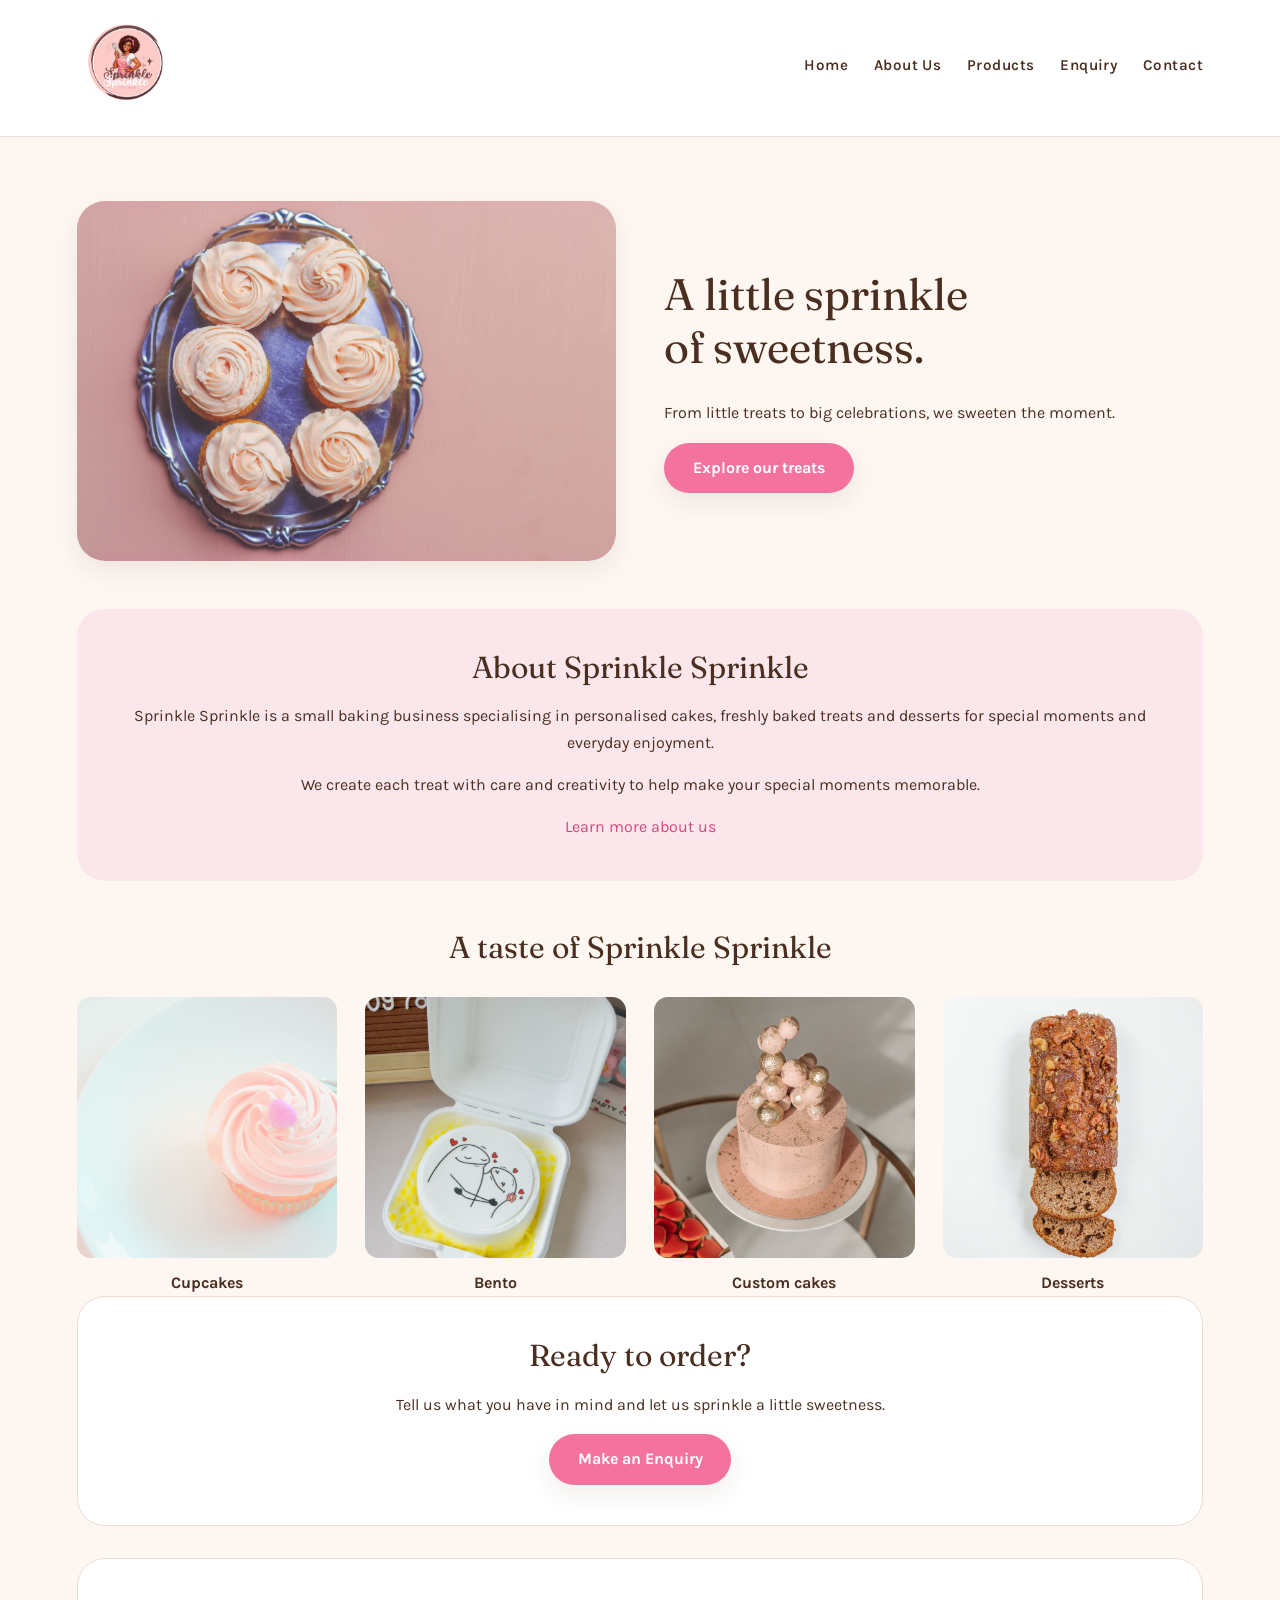
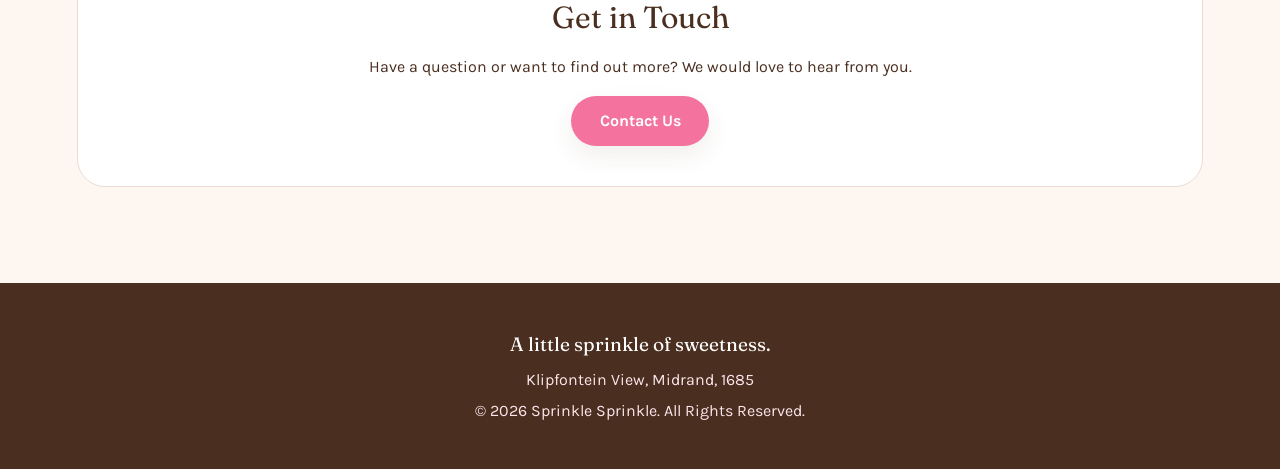
<file: index.html>
<!DOCTYPE html>
<html lang="en">

<head>
    <meta charset="utf-8" />

    <!--to fit landing page on a mobile device-->
    <meta name="viewport" content="width=device-width, initial-scale=1.0">
    <link rel="stylesheet" href="style.css">
    <link rel="preconnect" href="https://fonts.googleapis.com">
    <link
        href="https://fonts.googleapis.com/css2?family=Fraunces:opsz,wght@9..144,400;9..144,600;9..144,700&family=Karla:wght@400;500;600;700&display=swap"
        rel="stylesheet">
    <link rel="preconnect" href="https://fonts.gstatic.com" crossorigin>
    <title>Custom Cakes &amp; Cupcakes in Midrand | Sprinkle Sprinkle</title>
    <meta name="description"
        content="Sprinkle Sprinkle bakes custom cakes, cupcakes, bento cakes and desserts in Midrand for birthdays, graduations and everyday treats. Enquire today.">
    <meta name="keywords"
        content="custom cakes Midrand, cupcakes Midrand, bento cakes, birthday cakes, desserts, bakery Midrand, Sprinkle Sprinkle">
</head>

<body class="page-home">
    <header>

        <!--navigation bar with logo-->
        <img src="Images/Logo.png" width="100" alt="Sprinkle Sprinkle logo">
        <nav>
            <a href="index.html">Home</a>
            <a href="about.html">About Us</a>
            <a href="products.html">Products</a>
            <a href="enquiry.html">Enquiry</a>
            <a href="contact.html">Contact</a>
        </nav>
    </header>
    <main>
        <section class="hero" id="home">
            <!--Hero picture-->
            <div class="hero-image">
                <img src="Images/Homepage-hero.jpg" alt="pink rosette cupcake" width="600">

            </div>
            <div class="hero-slogan">
                <h1>A little sprinkle of sweetness.</h1>
                <p>From little treats to big celebrations, we sweeten the moment.</p>
                <a href="products.html" class="products-button">Explore our treats</a>
            </div>
        </section>

        <section class="about" id="about">
            <div>
                <h2>About Sprinkle Sprinkle</h2>
                <p>
                    Sprinkle Sprinkle is a small baking business specialising in personalised cakes,
                    freshly baked treats and desserts for special moments and everyday enjoyment.
                </p>

                <p>
                    We create each treat with care and creativity to help make
                    your special moments memorable.
                </p>

                <a href="about.html">Learn more about us</a>
            </div>
        </section>

        <section class="products-previews" id="products">
            <h2>A taste of Sprinkle Sprinkle</h2>
            <!--product display cards according to categories-->
            <div class="product-categories">
                <div>
                    <img src="Images/cupcake-preview.jpg" alt="Cupcake" width="300">
                    <a href="products.html">Cupcakes</a>
                </div>
                <div>
                    <img src="Images/bento-cakes-preview.jpg" alt="Bento cakes" width="300">
                    <a href="products.html">Bento</a>
                </div>
                <div>
                    <img src="Images/custom-cake-preview.jpg" alt="Custom pink cake" width="300">
                    <a href="products.html">Custom cakes</a>
                </div>
                <div>
                    <img src="Images/dessert-preview.jpg" alt="Banana loaf" width="300">
                    <a href="products.html">Desserts</a>
                </div>
            </div>

        </section>

        <section class="enquiry-preview" id="enquiry">
            <h2>Ready to order?</h2>

            <p>
                Tell us what you have in mind and let us sprinkle a little sweetness.
            </p>

            <!--button to open the enquiry page-->
            <a href="enquiry.html">Make an Enquiry</a>
        </section>

        <section class="contact-preview" id="contact">
            <h2>Get in Touch</h2>

            <p>
                Have a question or want to find out more?
                We would love to hear from you.
            </p>

            <!--button to open the contact page-->
            <a href="contact.html">Contact Us</a>
        </section>
    </main>

    <footer>
        <p>A little sprinkle of sweetness.</p>

        <address>
            Klipfontein View, Midrand, 1685
        </address>

        <p>© 2026 Sprinkle Sprinkle. All Rights Reserved.</p>
    </footer>

</body>

</html>
</file>
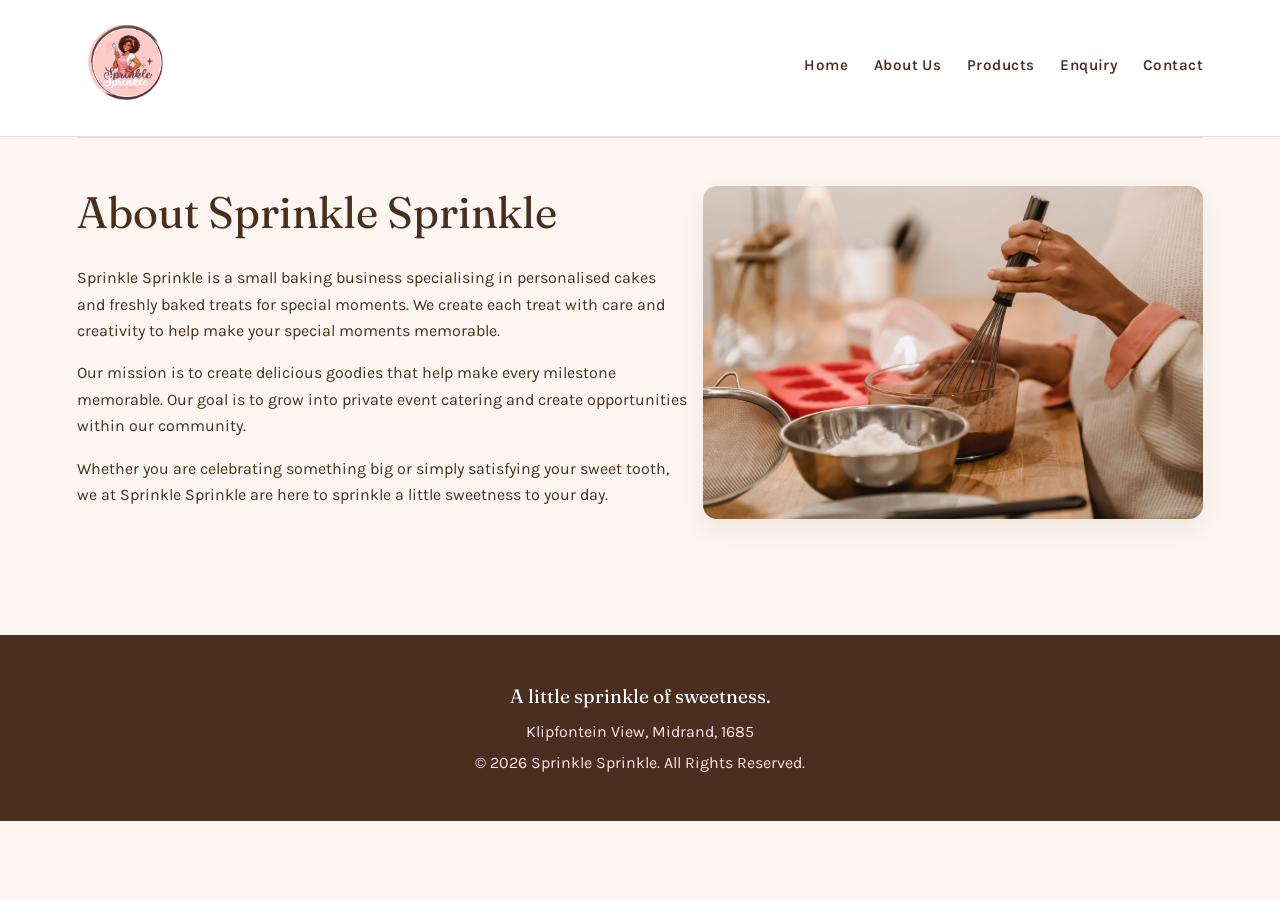
<file: about.html>
<!DOCTYPE html>
<html lang="en">

<head>
    <meta charset="utf-8" />

    <!--to fit page on a mobile device-->
    <meta name="viewport" content="width=device-width, initial-scale=1.0">
    <link rel="stylesheet" href="style.css">
    <link rel="preconnect" href="https://fonts.googleapis.com">
    <link
        href="https://fonts.googleapis.com/css2?family=Fraunces:opsz,wght@9..144,400;9..144,600;9..144,700&family=Karla:wght@400;500;600;700&display=swap"
        rel="stylesheet">
    <title>About Us | Sprinkle Sprinkle Custom Cake Bakery</title>
    <meta name="description"
        content="Meet Sprinkle Sprinkle, a small Midrand baking business creating personalised cakes and freshly baked treats for your special moments.">
    <meta name="keywords" content="about Sprinkle Sprinkle, Midrand bakery, personalised cakes, freshly baked treats">
</head>

<body class="page-about">
    <header>
        <!-- Logo links back to the Home page -->
        <a href="index.html">
            <img src="Images/Logo.png" width="100" alt="Sprinkle Sprinkle logo">
        </a>
        <!--navigation bar with logo-->
        <nav>
            <a href="index.html">Home</a>
            <a href="about.html">About Us</a>
            <a href="products.html">Products</a>
            <a href="enquiry.html">Enquiry</a>
            <a href="contact.html">Contact</a>
        </nav>
    </header>
    <main>
        <section class="section">
            <div>
                <img src="Images/sprinkle-sprinkle-about.jpg" alt="Baker preparing baked goods" width="600" class="about-photo">

                <h1>About Sprinkle Sprinkle </h1>

                <p>Sprinkle Sprinkle is a small baking business specialising in personalised cakes and freshly baked
                    treats for special
                    moments. We create each treat with care and creativity to help make your special moments memorable.
                </p>

                <p>
                    Our mission is to create delicious goodies that help make every milestone memorable. Our goal is to
                    grow into private
                    event catering and create opportunities within our community.
                </p>

                <p>
                    Whether you are celebrating something big or simply satisfying your sweet tooth, we at Sprinkle
                    Sprinkle are here to
                    sprinkle a little sweetness to your day.
                </p>

            </div>
        </section>
    </main>

    <footer>
        <p>A little sprinkle of sweetness.</p>

        <address>
            Klipfontein View, Midrand, 1685
        </address>

        <p>© 2026 Sprinkle Sprinkle. All Rights Reserved.</p>
    </footer>

</body>

</html>
</file>
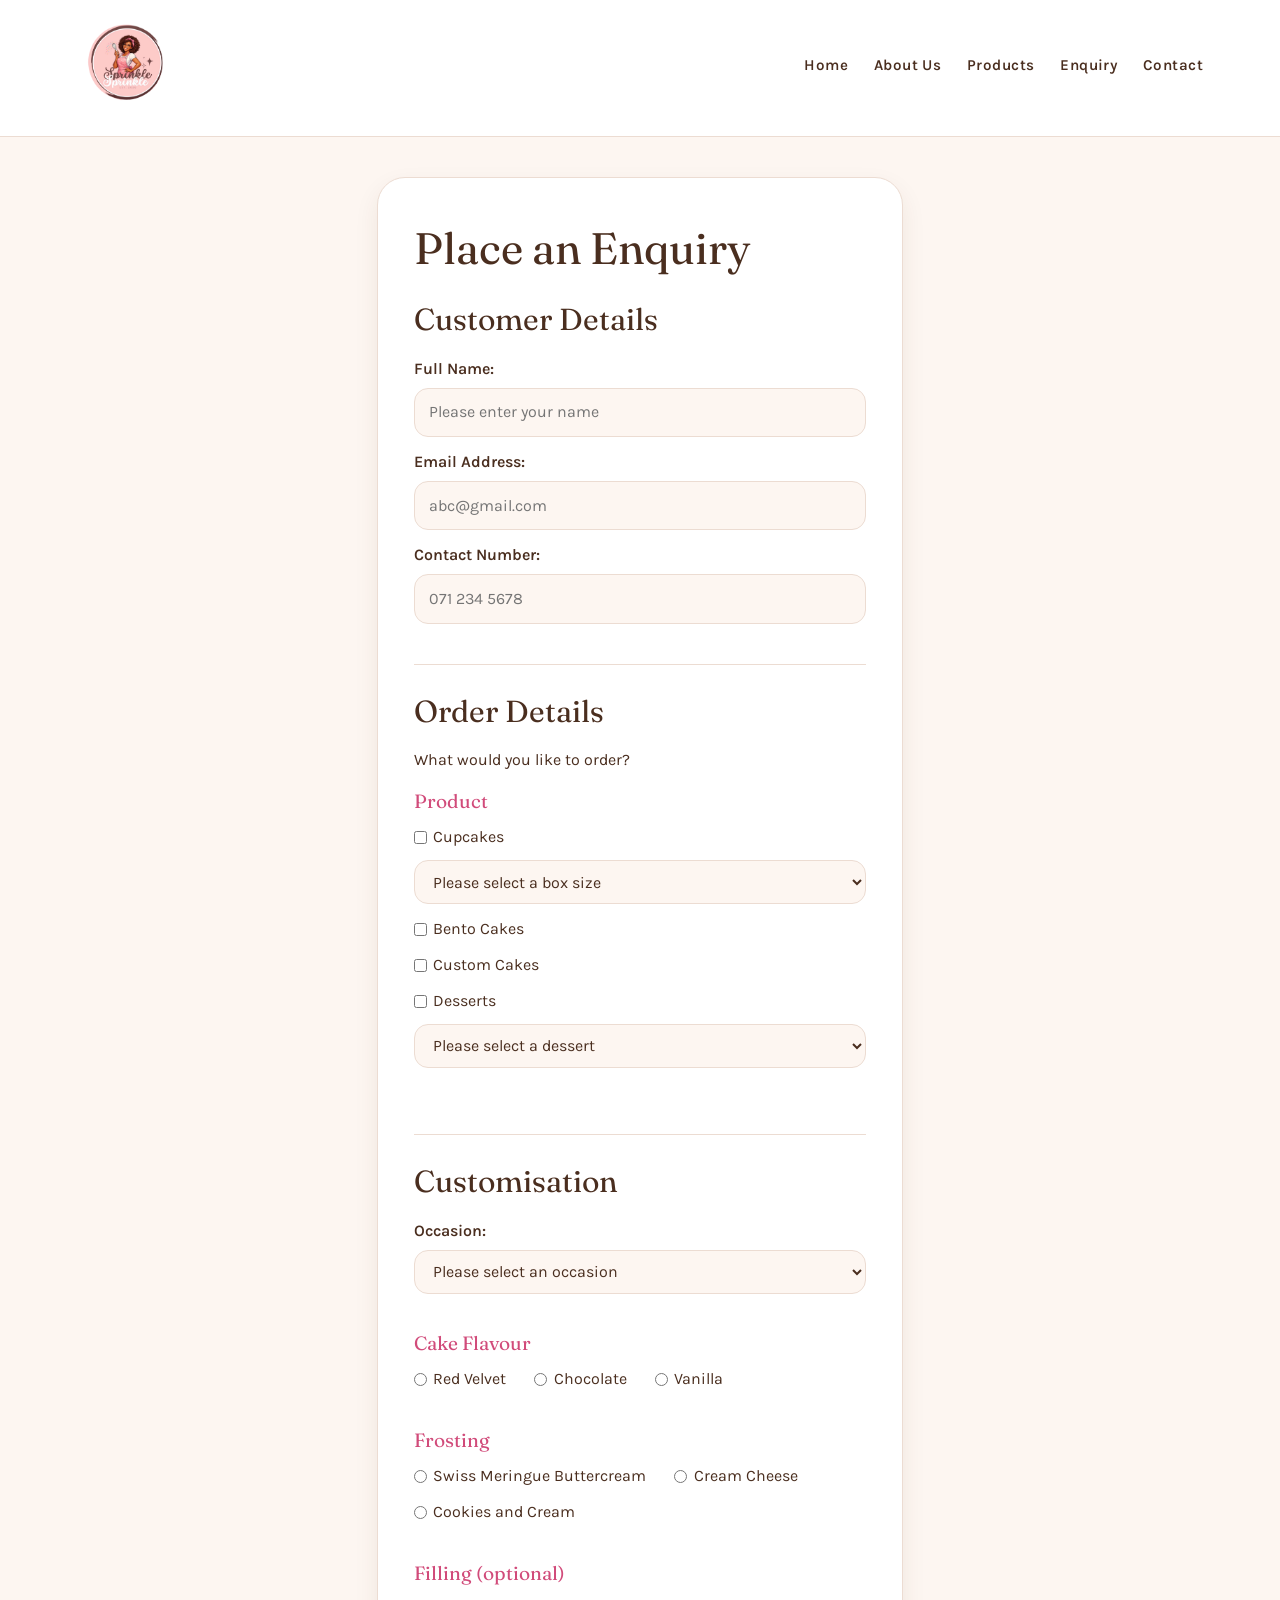
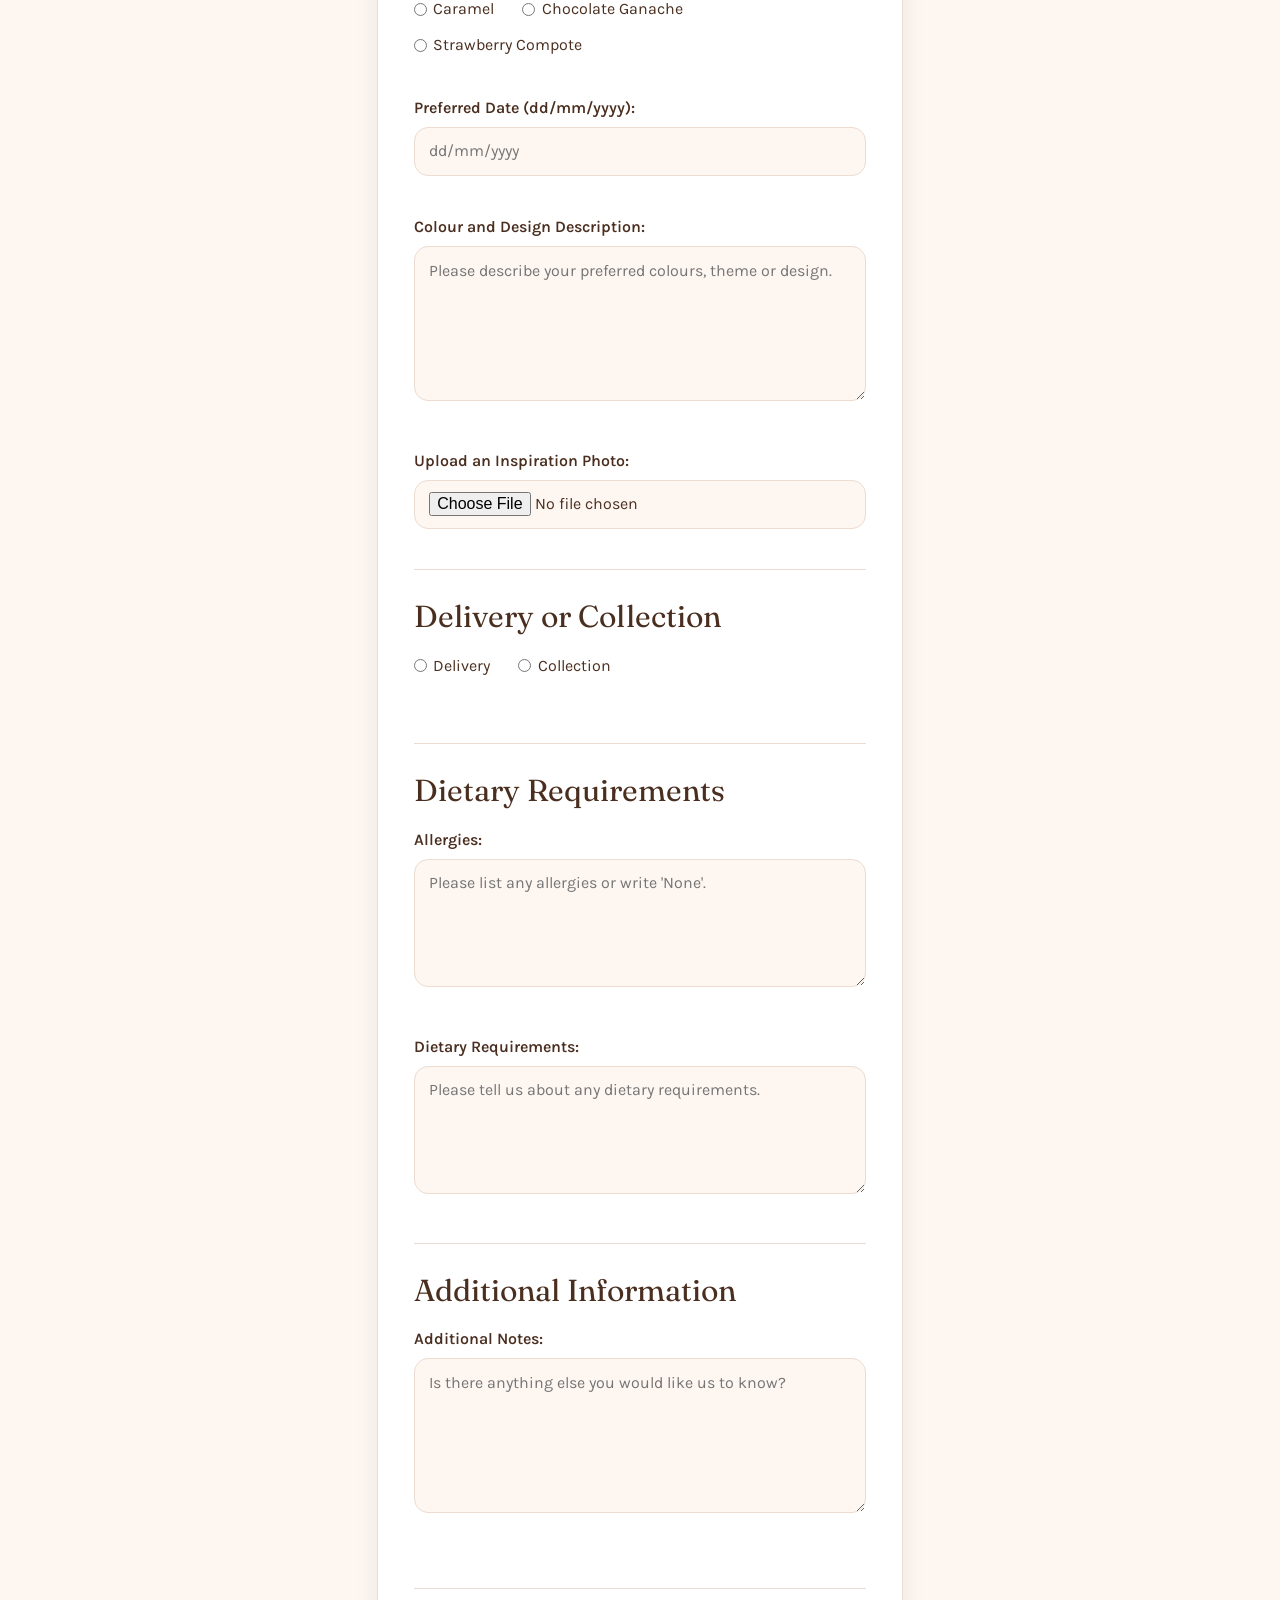
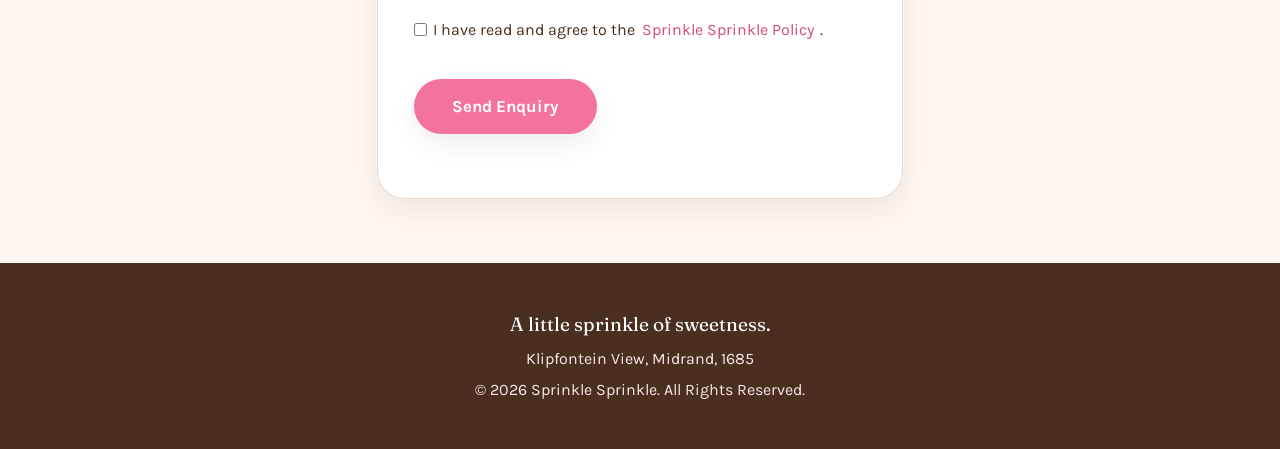
<file: enquiry.html>
<!DOCTYPE html>
<html lang="en">

<head>
    <meta charset="utf-8" />

    <!--to fit landing page on a mobile device-->
    <meta name="viewport" content="width=device-width, initial-scale=1.0">
    <link rel="stylesheet" href="style.css">
    <link rel="preconnect" href="https://fonts.googleapis.com">
    <link
        href="https://fonts.googleapis.com/css2?family=Fraunces:opsz,wght@9..144,400;9..144,600;9..144,700&family=Karla:wght@400;500;600;700&display=swap"
        rel="stylesheet">
    <title>Cake &amp; Cupcake Order Enquiry | Sprinkle Sprinkle</title>
    <meta name="description"
        content="Send an order enquiry for custom cakes, cupcakes or desserts. Choose your flavours and date and get a starting price from Sprinkle Sprinkle.">
    <meta name="keywords"
        content="cake order enquiry, custom cake quote, cupcake order, order cakes Midrand, birthday cake order">

    <script src="js/script.js" defer></script>
</head>

<body class="page-enquiry">
    <header>
        <!-- Logo links back to the Home page -->
        <a href="index.html">
            <img src="Images/Logo.png" width="100" alt="Sprinkle Sprinkle logo">
        </a>

        <nav>
            <a href="index.html">Home</a>
            <a href="about.html">About Us</a>
            <a href="products.html">Products</a>
            <a href="enquiry.html">Enquiry</a>
            <a href="contact.html">Contact</a>
        </nav>
    </header>

    <main>
        <!-- Customer Details -->
        <form class="enquiry-form" action="https://formsubmit.app/f/j82jwekysa" method="POST" enctype="multipart/form-data">
            <section class="section">
                <h1>Place an Enquiry</h1>
                <h2>Customer Details</h2>

                <div>
                    <label for="full-name">Full Name:</label>
                    <input type="text" id="full-name" name="full-name" placeholder="Please enter your name" required>
                </div>

                <div>
                    <label for="email">Email Address:</label>
                    <input type="email" id="email" name="email" placeholder="abc@gmail.com" required>
                </div>

                <div>
                    <label for="contact">Contact Number:</label>
                    <input type="tel" id="contact" name="contact" placeholder="071 234 5678" required>
                </div>
            </section>

            <!--Order details-->
            <section class="section">
                <h2>Order Details</h2>
                <p>What would you like to order?</p>

                <h3>Product</h3>

                <div>
                    <label>
                        <input type="checkbox" name="product" value="cupcakes">
                        Cupcakes
                    </label>

                    <select id="cupcake-size" name="cupcake-size">
                        <option value="">Please select a box size</option>
                        <option value="6">Box of 6</option>
                        <option value="12">Box of 12</option>
                    </select><br>

                    <label>
                        <input type="checkbox" name="product" value="bento">
                        Bento Cakes
                    </label><br>

                    <label>
                        <input type="checkbox" name="product" value="custom-cakes">
                        Custom Cakes
                    </label><br>

                    <label>
                        <input type="checkbox" name="product" value="desserts">
                        Desserts
                    </label>

                    <select id="dessert-choice" name="dessert-choice">
                        <option value="">Please select a dessert</option>
                        <option value="banana-loaf">Banana Loaf</option>
                        <option value="plain-brownies">Plain Brownies</option>
                        <option value="chocolate-coated-brownies">Chocolate-Coated Brownies</option>
                        <option value="premium-brownie-trio">Premium Brownie Trio</option>
                    </select>
                </div><br>
            </section>

            <section class="section">

                <h2>Customisation</h2>

                <div>
                    <label for="occasion">Occasion:</label>
                    <select id="occasion" name="occasion" required>
                        <option value="">Please select an occasion</option>
                        <option value="birthday">Birthday</option>
                        <option value="graduation">Graduation</option>
                        <option value="wedding">Wedding</option>
                        <option value="baby-shower">Baby Shower</option>
                        <option value="anniversary">Anniversary</option>
                        <option value="other">Other</option>
                    </select>
                </div><br>

                <div>
                    <h3>Cake Flavour</h3>

                    <label>
                        <input type="radio" name="cake-flavour" value="red-velvet">
                        Red Velvet
                    </label>

                    <label>
                        <input type="radio" name="cake-flavour" value="chocolate">
                        Chocolate
                    </label>

                    <label>
                        <input type="radio" name="cake-flavour" value="vanilla">
                        Vanilla
                    </label>
                </div><br>

                <div>
                    <h3>Frosting</h3>

                    <label>
                        <input type="radio" name="frosting" value="swiss-meringue-buttercream">
                        Swiss Meringue Buttercream
                    </label>

                    <label>
                        <input type="radio" name="frosting" value="cream-cheese">
                        Cream Cheese
                    </label>

                    <label>
                        <input type="radio" name="frosting" value="cookies-and-cream">
                        Cookies and Cream
                    </label>
                </div><br>

                <!-- Filling -->
                <div>
                    <h3>Filling (optional)</h3>

                    <label>
                        <input type="radio" name="filling" value="caramel">
                        Caramel
                    </label>

                    <label>
                        <input type="radio" name="filling" value="chocolate-ganache">
                        Chocolate Ganache
                    </label>

                    <label>
                        <input type="radio" name="filling" value="strawberry-compote">
                        Strawberry Compote
                    </label>
                </div><br>

                <div>
                    <label for="date">Preferred Date (dd/mm/yyyy):</label>
                    <input type="text" id="date" name="date" placeholder="dd/mm/yyyy" inputmode="numeric" maxlength="10"
                        autocomplete="off" required>
                </div><br>

                <div>
                    <label for="design">Colour and Design Description:</label>
                    <textarea id="design" name="design" rows="5" cols="40"
                        placeholder="Please describe your preferred colours, theme or design."></textarea>
                </div><br>

                <div>
                    <label for="inspiration">Upload an Inspiration Photo:</label>
                    <input type="file" id="inspiration" name="inspiration" accept="image/*">
                </div>

            </section>

            <!-- Delivery / Collection -->
            <section class="section">

                <h2>Delivery or Collection</h2>

                <div>
                    <label>
                        <input type="radio" name="delivery-method" value="delivery" required>
                        Delivery
                    </label>

                    <label>
                        <input type="radio" name="delivery-method" value="collection">
                        Collection
                    </label>
                </div>

                <br>

                <div>
                    <label for="delivery-address">Delivery Address:</label>
                    <textarea id="delivery-address" name="delivery-address" rows="4" cols="40"
                        placeholder="Please enter your delivery address."></textarea>
                </div>

            </section>

            <!-- Dietary Requirements -->
            <section class="section">

                <h2>Dietary Requirements</h2>

                <div>
                    <label for="allergies">Allergies:</label>
                    <textarea id="allergies" name="allergies" rows="4" cols="40"
                        placeholder="Please list any allergies or write 'None'."></textarea>
                </div><br>

                <div>
                    <label for="dietary">Dietary Requirements:</label>
                    <textarea id="dietary" name="dietary" rows="4" cols="40"
                        placeholder="Please tell us about any dietary requirements."></textarea>
                </div>

            </section>

            <!-- Additional Information -->
            <section class="section">

                <h2>Additional Information</h2>

                <div>
                    <label for="additional-notes">Additional Notes:</label>
                    <textarea id="additional-notes" name="additional-notes" rows="5" cols="40"
                        placeholder="Is there anything else you would like us to know?"></textarea>
                </div><br>

            </section>

            <!-- Confirmation -->
            <section class="section">

                <div>
                    <label>
                        <input type="checkbox" name="policy" required>
                        I have read and agree to the
                        <a href="policy.html">Sprinkle Sprinkle Policy</a>.
                    </label>
                </div><br>

                <button type="submit">Send Enquiry</button>

            </section>
        </form>
    </main>

    <footer>
        <p>A little sprinkle of sweetness.</p>

        <address>Klipfontein View, Midrand, 1685</address>

        <p>© 2026 Sprinkle Sprinkle. All Rights Reserved.</p>
    </footer>
</body>

</html>
</file>
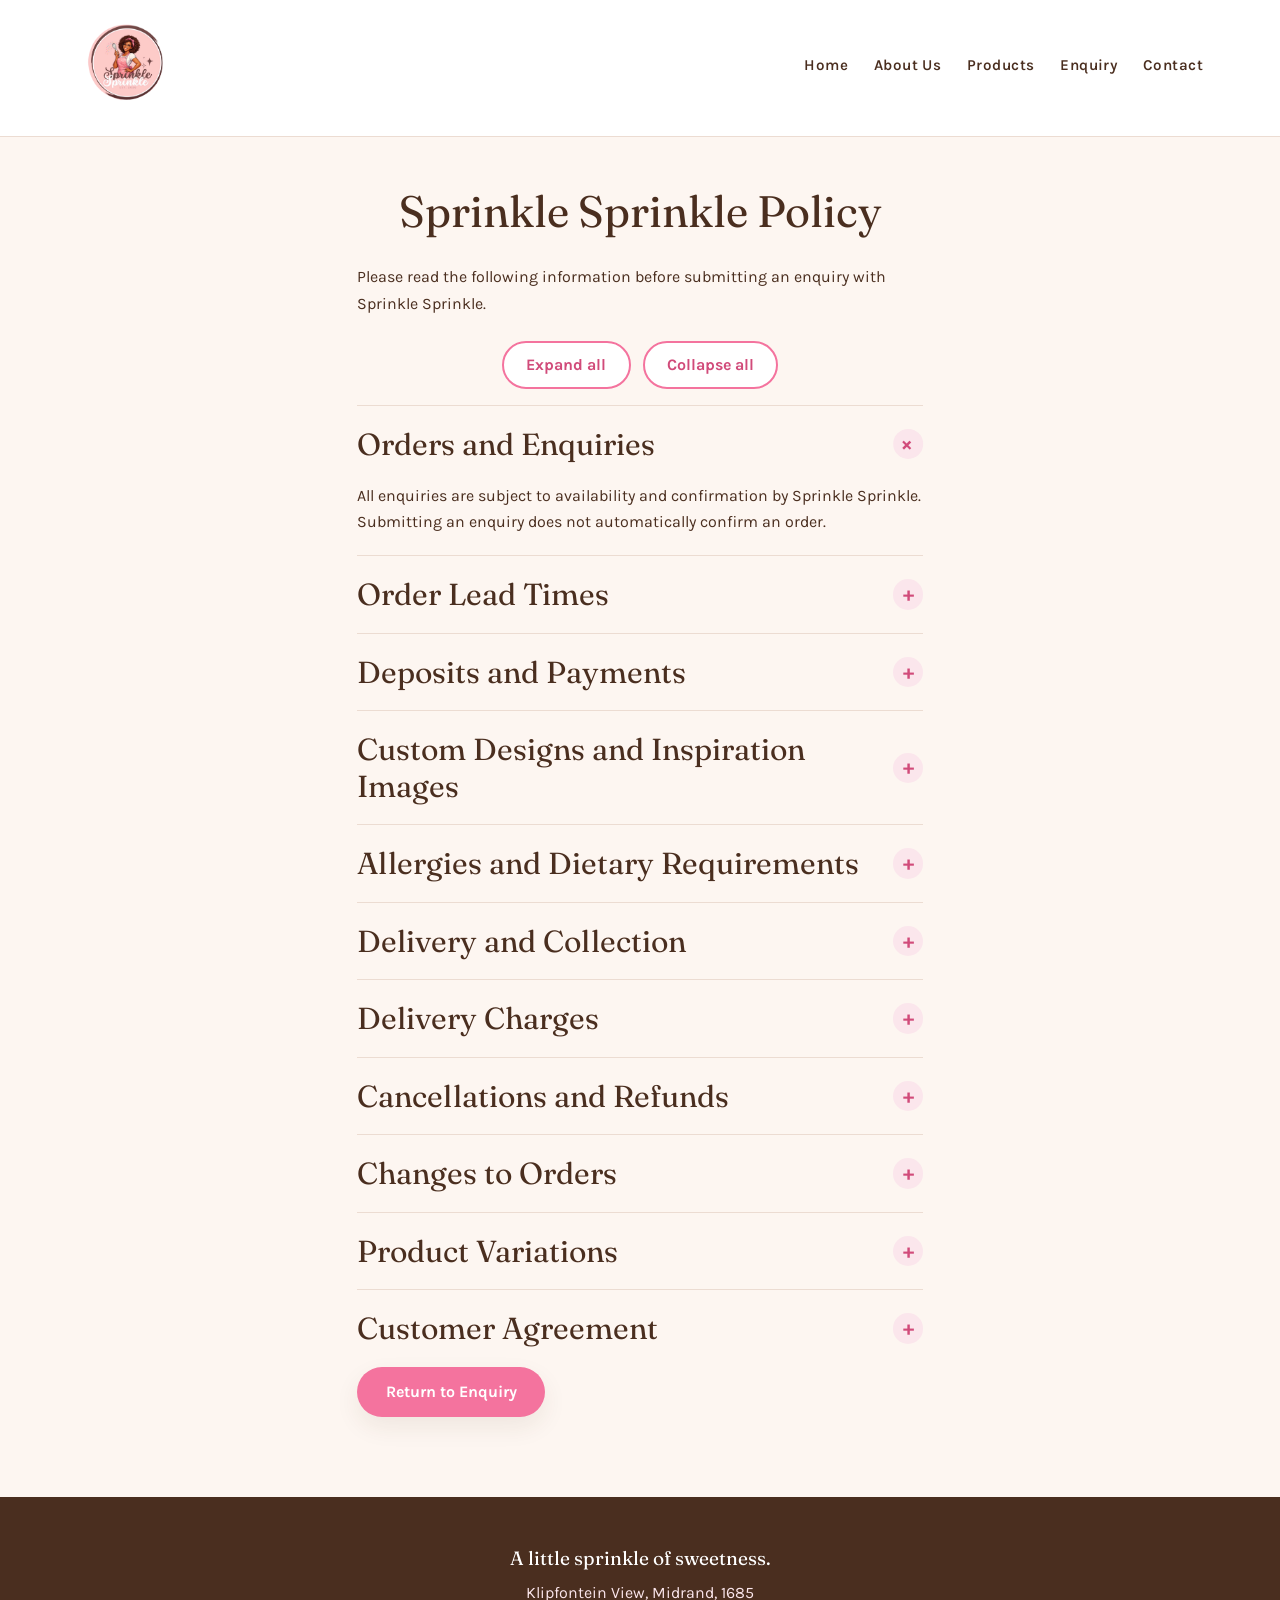
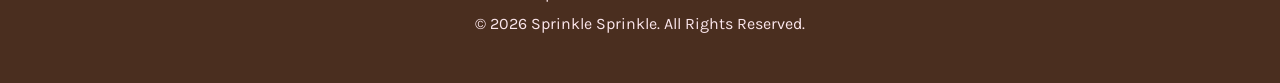
<file: policy.html>
<!DOCTYPE html>
<html lang="en">

<head>
    <meta charset="utf-8">

    <!-- Makes the page fit correctly on mobile devices -->
    <meta name="viewport" content="width=device-width, initial-scale=1.0">
    <link rel="stylesheet" href="style.css">
    <link rel="preconnect" href="https://fonts.googleapis.com">
    <link
        href="https://fonts.googleapis.com/css2?family=Fraunces:opsz,wght@9..144,400;9..144,600;9..144,700&family=Karla:wght@400;500;600;700&display=swap"
        rel="stylesheet">
    <title>Orders, Deposits &amp; Refund Policy | Sprinkle Sprinkle</title>
    <meta name="description"
        content="Read the Sprinkle Sprinkle policy on orders, deposits, custom designs, allergies, delivery, cancellations and refunds before you enquire.">
    <meta name="keywords"
        content="bakery policy, cake deposit, cake cancellation policy, cake delivery, allergy information">

    <script src="js/script.js" defer></script>
</head>

<body class="page-policy">

    <header>
        <!-- Logo links back to the Home page -->
        <a href="index.html">
            <img src="Images/Logo.png" width="100" alt="Sprinkle Sprinkle logo">
        </a>

        <!-- Navigation -->
        <nav>
            <a href="index.html">Home</a>
            <a href="about.html">About Us</a>
            <a href="products.html">Products</a>
            <a href="enquiry.html">Enquiry</a>
            <a href="contact.html">Contact</a>
        </nav>

    </header>

    <main>

        <h1>Sprinkle Sprinkle Policy</h1>

        <p>
            Please read the following information before submitting an enquiry with Sprinkle Sprinkle.
        </p>

        <!-- Orders and Enquiries -->
        <section class="section">

            <h2>Orders and Enquiries</h2>

            <p>
                All enquiries are subject to availability and confirmation by Sprinkle Sprinkle. Submitting an
                enquiry does not automatically confirm an order.
            </p>

        </section>

        <!-- Order Lead Times -->
        <section class="section">

            <h2>Order Lead Times</h2>

            <p>
                Customers are encouraged to submit enquiries as early as possible, especially for customised cakes,
                large
                orders and special events. Availability depends on the requested date and existing bookings.
            </p>

        </section>

        <!-- Deposits and Payments -->
        <section class="section">

            <h2>Deposits and Payments</h2>

            <p>
                A deposit may be required to secure an order, particularly for customised cakes and larger orders.
                The required deposit amount will be communicated to the customer once the enquiry has been reviewed
                and the order details have been confirmed.
            </p>

            <p>
                An order will only be considered confirmed once the required deposit has been received and confirmation
                has been provided by Sprinkle Sprinkle. Any outstanding balance must be settled according to the
                payment arrangements communicated to the customer.
            </p>

        </section>

        <!-- Custom Designs -->
        <section class="section">

            <h2>Custom Designs and Inspiration Images</h2>

            <p>
                Customers may provide an inspiration image and describe their preferred colours, themes and designs.
                Inspiration images are used as a guide and the final product may vary slightly from the reference image.
            </p>

            <p>
                Sprinkle Sprinkle will make every effort to create the requested design while considering the agreed
                colours, theme and available decorating materials.
            </p>

        </section>

        <!-- Allergies and Dietary Requirements -->
        <section class="section">

            <h2>Allergies and Dietary Requirements</h2>

            <p>
                Customers must inform Sprinkle Sprinkle of any allergies or dietary requirements when submitting
                an enquiry.
            </p>

            <p>
                Although care is taken when preparing products, the kitchen may handle common allergens. Customers are
                responsible for providing accurate information about their dietary requirements.
            </p>

        </section>

        <!-- Delivery and Collection -->
        <section class="section">

            <h2>Delivery and Collection</h2>

            <p>
                Customers can choose between delivery and collection when submitting an enquiry. Delivery and collection
                arrangements will be confirmed once the order has been reviewed and accepted.
            </p>

            <p>
                Customers who choose delivery must provide a complete and accurate delivery address.
            </p>

        </section>

        <!-- Delivery Charges -->
        <section class="section">

            <h2>Delivery Charges</h2>

            <p>
                Delivery charges are based on the customer's delivery location and will be communicated when the enquiry
                is reviewed. The delivery fee may vary depending on the distance and location of the order.
            </p>

            <p>
                Customers are responsible for providing an accurate delivery address so
                that the appropriate delivery charge can be determined.
            </p>

        </section>

        <!-- Cancellations and Refunds -->
        <section class="section">

            <h2>Cancellations and Refunds</h2>

            <p>
                Customers who need to cancel an order are requested to provide at least seven days' notice before the
                scheduled order date.
            </p>

            <p>
                Where an order is cancelled at least seven days before the scheduled date, the deposit may be
                eligible for a refund, subject to the circumstances of the order
                and any costs already incurred by Sprinkle Sprinkle.
            </p>

            <p>
                Cancellations made less than seven days before the scheduled order date may result in the deposit being
                non-refundable, particularly where ingredients, decorations or other
                materials have already been purchased or preparation has begun.
            </p>

            <p>
                If Sprinkle Sprinkle is unable to fulfil a confirmed order, the customer will be contacted as soon as
                possible and any applicable refund will be discussed with the customer.
            </p>

        </section>

        <!-- Changes to Orders -->
        <section class="section">

            <h2>Changes to Orders</h2>

            <p>
                Customers should contact Sprinkle Sprinkle as soon as possible if they need
                to make changes to an enquiry or confirmed order.
            </p>

            <p>
                Changes to confirmed orders may not always be possible and may result
                in additional charges depending on the nature of the requested changes.
            </p>

        </section>

        <!-- Product Variations -->
        <section class="section">

            <h2>Product Variations</h2>

            <p>
                Sprinkle Sprinkle products are handmade and slight variations in colour, decoration, size or appearance
                may occur. These variations are a natural part of handmade baking and do not affect the quality of
                the product.
            </p>

        </section>

        <!-- Customer Agreement -->
        <section class="section">

            <h2>Customer Agreement</h2>

            <p>
                By submitting an enquiry, customers confirm that the information they have provided is
                accurate and that they have read and understood the Sprinkle Sprinkle Policy.
            </p>

        </section>

        <p>
            <a href="enquiry.html">Return to Enquiry</a>
        </p>

    </main>

    <footer>

        <p>A little sprinkle of sweetness.</p>

        <address>
            Klipfontein View, Midrand, 1685
        </address>

        <p>© 2026 Sprinkle Sprinkle. All Rights Reserved.</p>
    </footer>

</body>

</html>
</file>
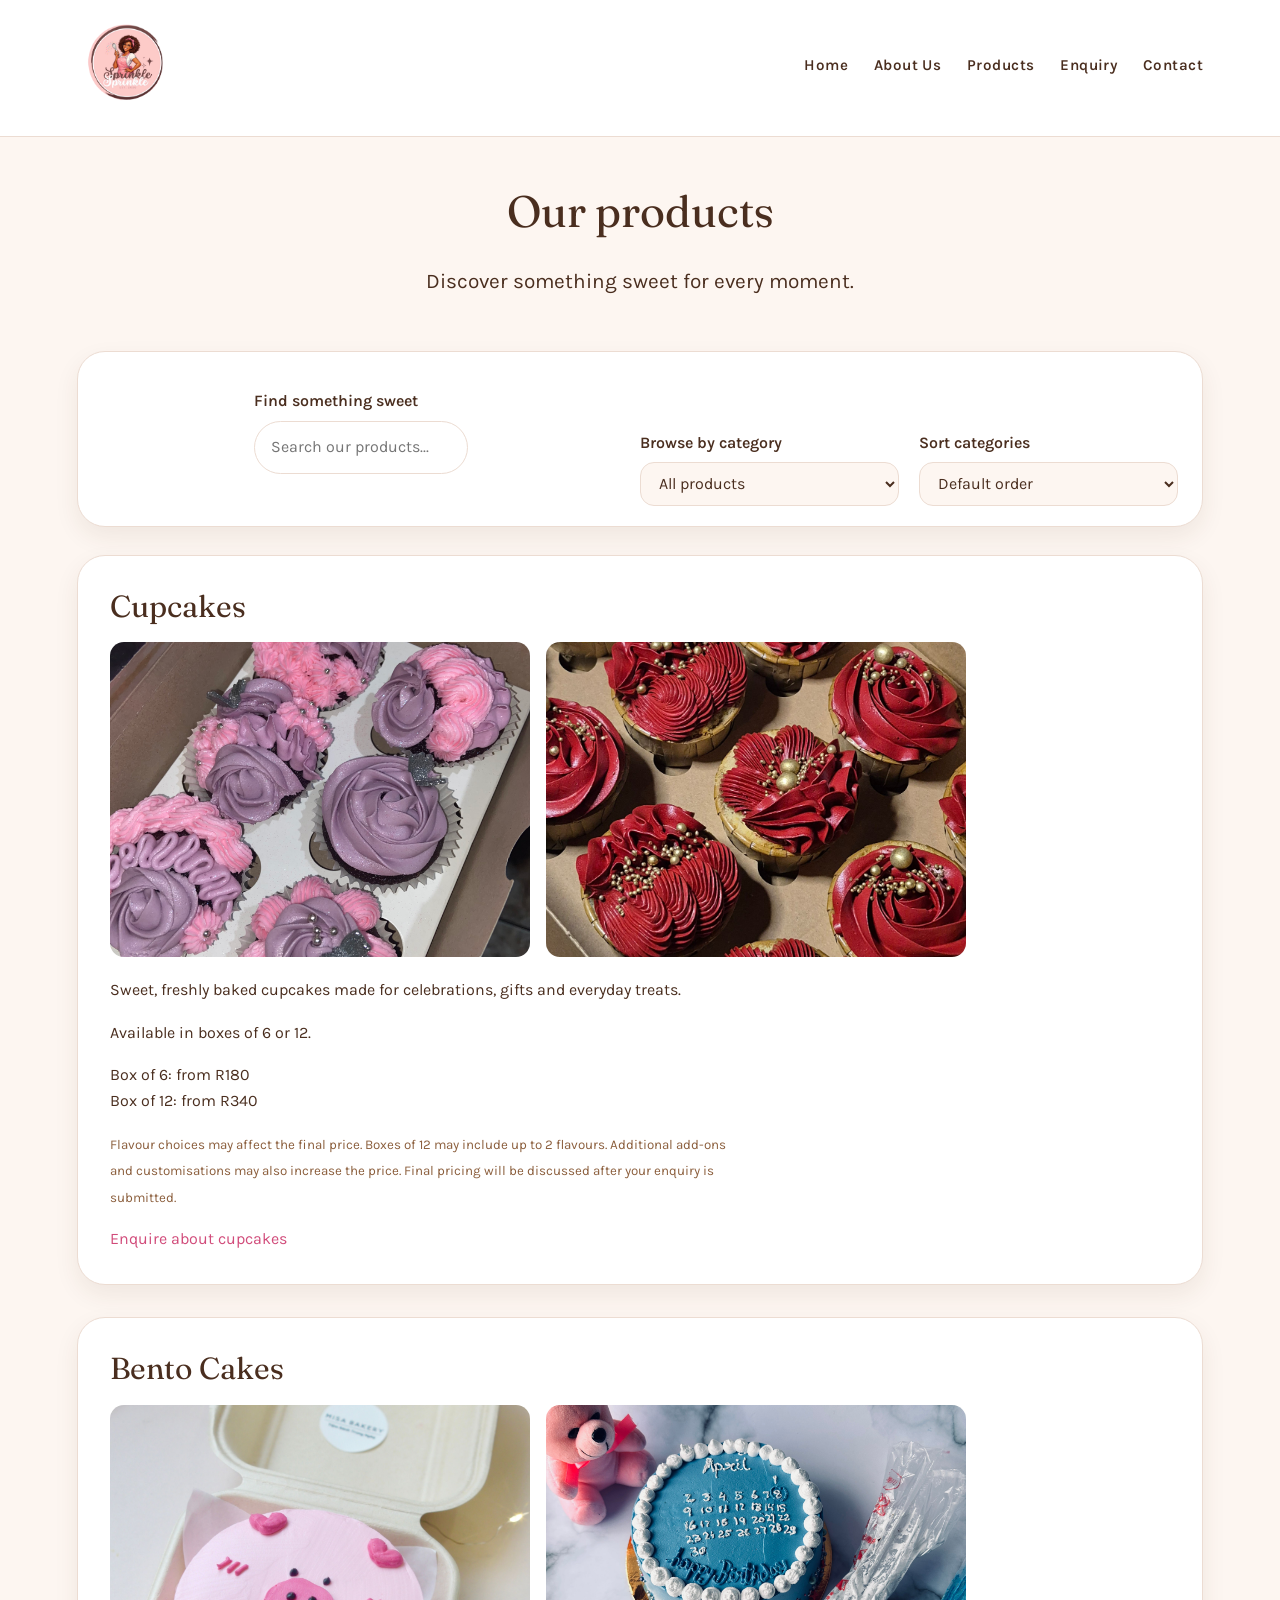
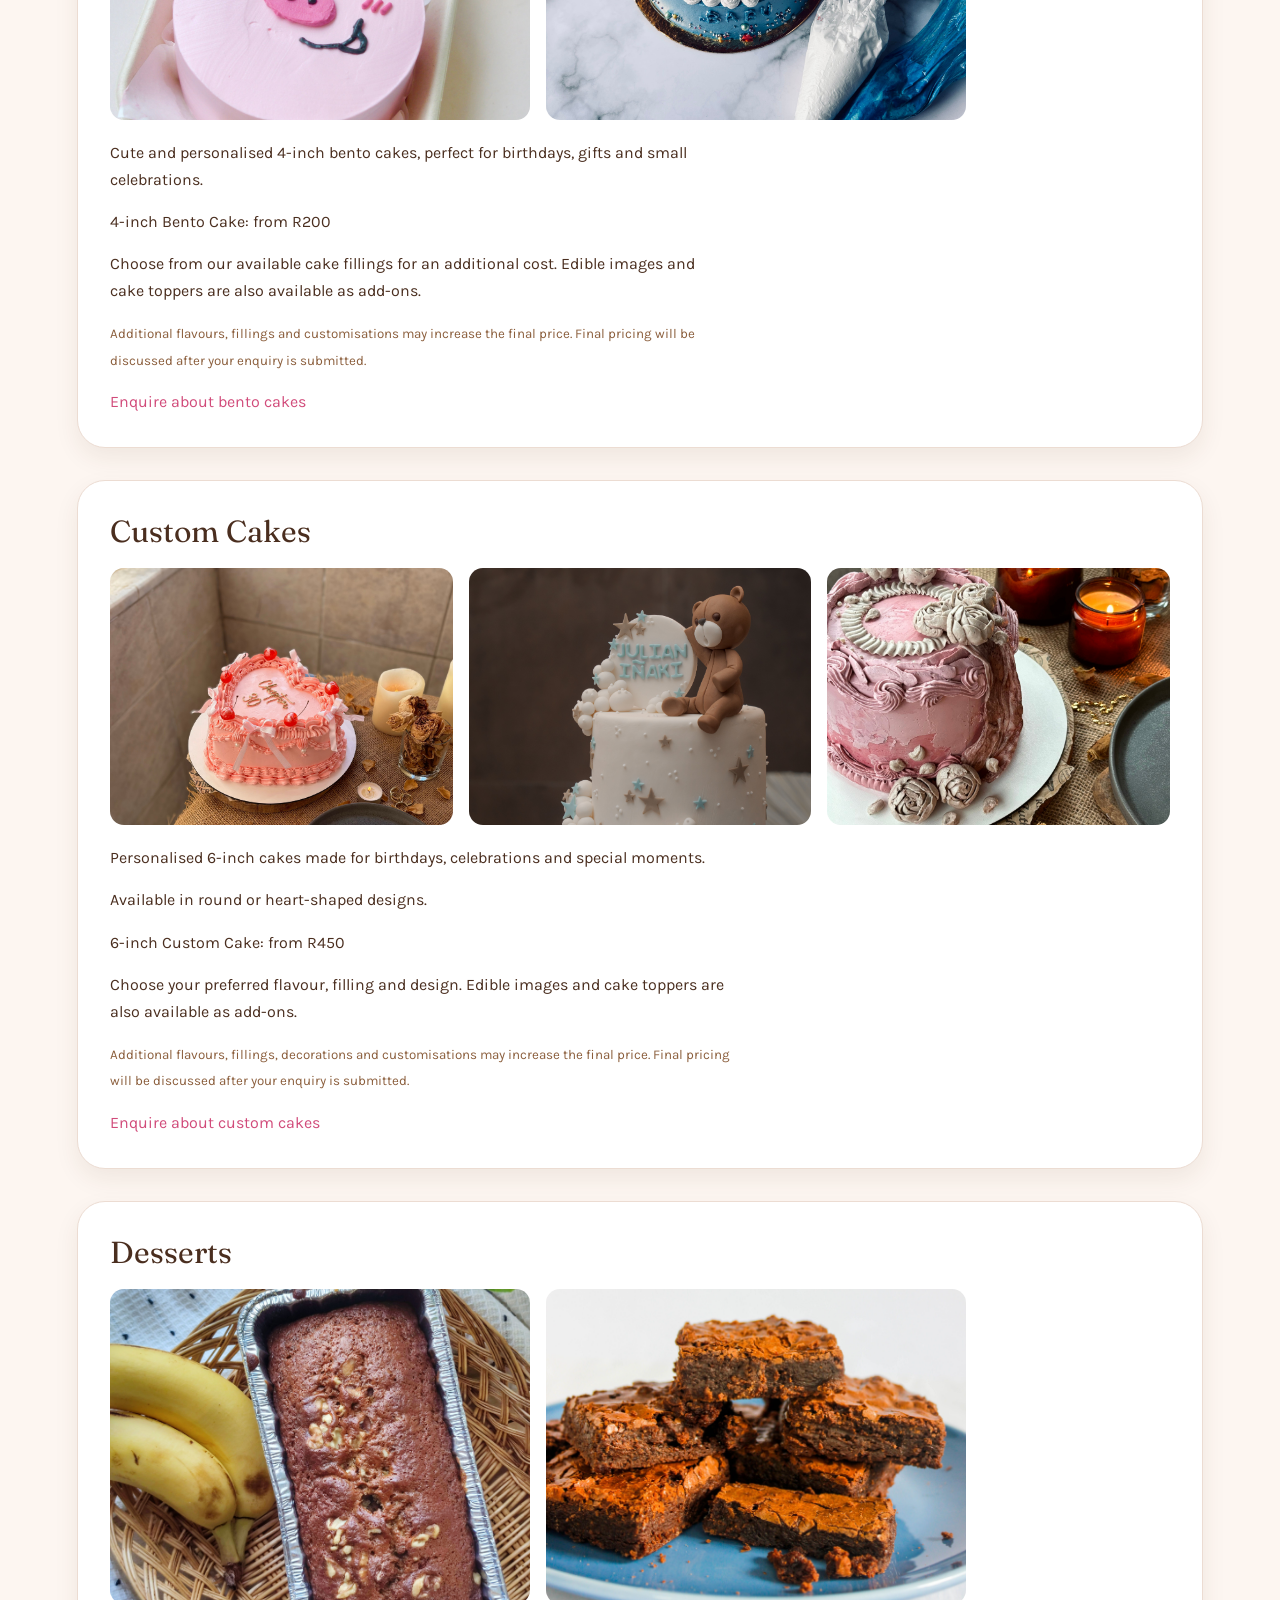
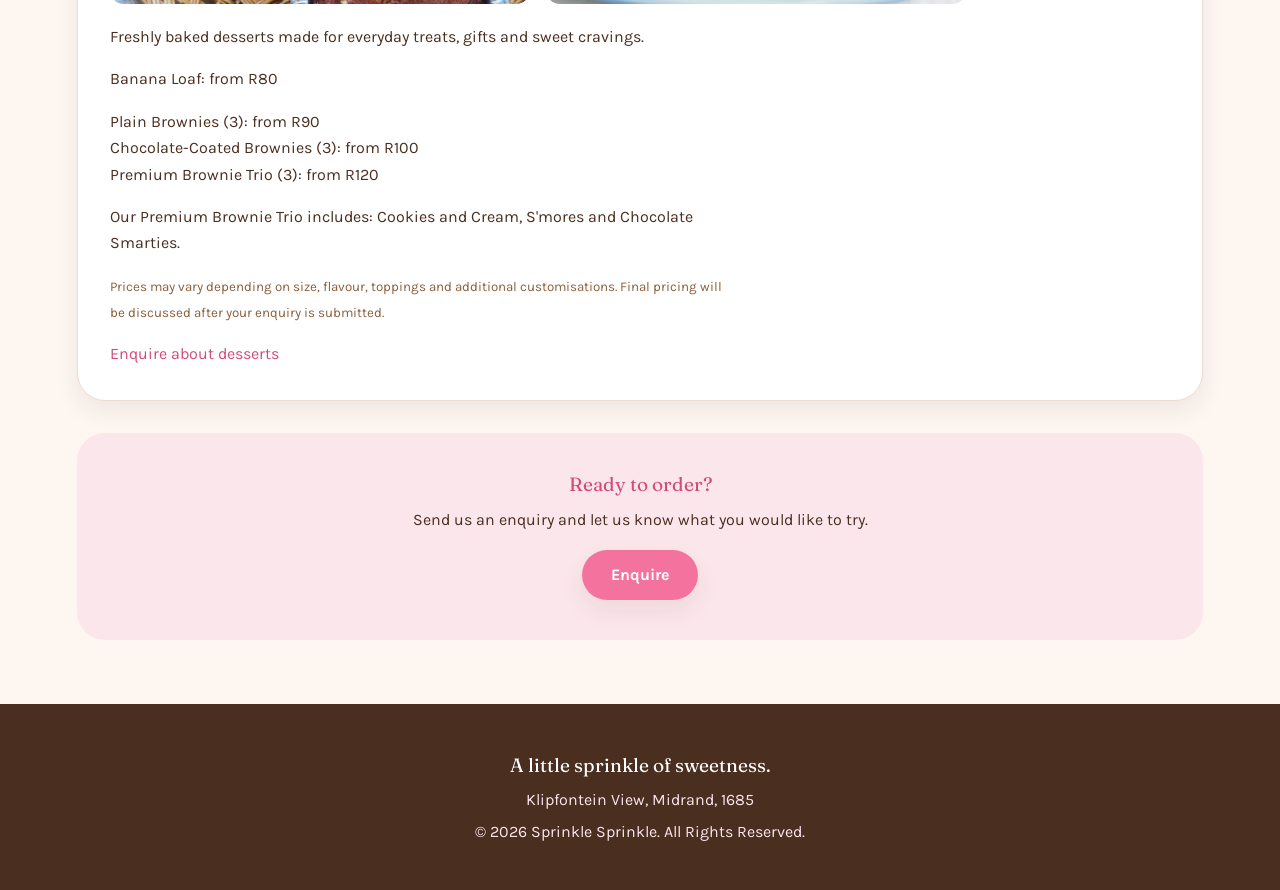
<file: products.html>
<!DOCTYPE html>
<html lang="en">

<head>
    <meta charset="utf-8" />

    <!--to fit page on a mobile device-->
    <meta name="viewport" content="width=device-width, initial-scale=1.0">
    <link rel="stylesheet" href="style.css">
    <link rel="preconnect" href="https://fonts.googleapis.com">
    <link
        href="https://fonts.googleapis.com/css2?family=Fraunces:opsz,wght@9..144,400;9..144,600;9..144,700&family=Karla:wght@400;500;600;700&display=swap"
        rel="stylesheet">
    <title>Cakes, Cupcakes &amp; Brownies | Sprinkle Sprinkle Products</title>
    <meta name="description"
        content="Browse custom cakes, bento cakes, cupcakes, banana loaf and brownies from Sprinkle Sprinkle in Midrand. Search, compare prices and enquire.">
    <meta name="keywords"
        content="custom cakes, bento cakes, cupcakes, banana loaf, brownies, cake prices, bakery Midrand">


    <script src="js/script.js" defer></script>
</head>

<body class="page-products">
    <header>

        <!-- Logo links back to the Home page -->
        <a href="index.html">
            <img src="Images/Logo.png" width="100" alt="Sprinkle Sprinkle logo">
        </a>

        <nav>
            <a href="index.html">Home</a>
            <a href="about.html">About Us</a>
            <a href="products.html">Products</a>
            <a href="enquiry.html">Enquiry</a>
            <a href="contact.html">Contact</a>
        </nav>
    </header>

    <main>
        <div class="products-intro">
            <h1>Our products</h1>
            <p>Discover something sweet for every moment.</p>
        </div>

        <div class="product-tools">

            <div class="product-search tool-field tool-search">
                <label for="product-search">Find something sweet</label>
                <input type="search" id="product-search" placeholder="Search our products...">
            </div>

            <div class="product-filter tool-field">
                <label for="category-filter">Browse by category</label>
                <select id="category-filter">
                    <option value="all">All products</option>
                    <option value="cupcakes">Cupcakes</option>
                    <option value="bento">Bento Cakes</option>
                    <option value="custom">Custom Cakes</option>
                    <option value="desserts">Desserts</option>
                </select>
            </div>

            <div class="product-sort tool-field">
                <label for="product-sort">Sort categories</label>
                <select id="product-sort">
                    <option value="default">Default order</option>
                    <option value="az">A to Z</option>
                    <option value="za">Z to A</option>
                </select>
            </div>

        </div>
        <div id="product-list">
            <section class="product-category">
                <h2>Cupcakes</h2>

                <div class="product-images">
                    <img src="Images/cupcakes-box-6.jpeg" alt="Box of 6 assorted cupcakes" width="300">

                    <img src="Images/cupcakes-box-12.jpg" alt="Box of 12 assorted cupcakes" width="300">
                </div>

                <div class="product-info">
                    <p>
                        Sweet, freshly baked cupcakes made for celebrations,
                        gifts and everyday treats.
                    </p>

                    <p>
                        Available in boxes of 6 or 12.
                    </p>

                    <p>
                        Box of 6: from R180<br>
                        Box of 12: from R340
                    </p>

                    <p>
                        <small>
                            Flavour choices may affect the final price.
                            Boxes of 12 may include up to 2 flavours.
                            Additional add-ons and customisations may also increase the price.
                            Final pricing will be discussed after your enquiry is submitted.
                        </small>
                    </p>

                    <a href="enquiry.html">Enquire about cupcakes</a>
                </div>
            </section>

            <section class="product-category">
                <h2>Bento Cakes</h2>

                <div class="product-images">
                    <img src="Images/piggy-bento-cake1.jpg" alt="Cute personalised 4-inch bento cake" width="300">

                    <img src="Images/blue-calender-bento-cake2.jpg" alt="Decorated 4-inch bento cake with personalised message"
                        width="300">
                </div>

                <div class="product-info">
                    <p>
                        Cute and personalised 4-inch bento cakes,
                        perfect for birthdays, gifts and small celebrations.
                    </p>

                    <p>
                        4-inch Bento Cake: from R200
                    </p>

                    <p>
                        Choose from our available cake fillings for an additional cost.
                        Edible images and cake toppers are also available as add-ons.
                    </p>

                    <p>
                        <small>
                            Additional flavours, fillings and customisations may increase
                            the final price.
                            Final pricing will be discussed after your
                            enquiry is submitted.
                        </small>
                    </p>

                    <a href="enquiry.html">Enquire about bento cakes</a>
                </div>
            </section>

            <section class="product-category">
                <h2>Custom Cakes</h2>

                <div class="product-images">
                    <img src="Images/heart-custom-cake1.jpg" alt="Heart-shaped custom cake" width="300">

                    <img src="Images/babyshower-custom-cake2.jpg" alt="Personalised custom cake" width="300">

                    <img src="Images/pink-custom-cake3.jpg" alt="Round decorated custom cake" width="300">
                </div>

                <div class="product-info">
                    <p>
                        Personalised 6-inch cakes made for birthdays,
                        celebrations and special moments.
                    </p>

                    <p>
                        Available in round or heart-shaped designs.
                    </p>

                    <p>
                        6-inch Custom Cake: from R450
                    </p>

                    <p>
                        Choose your preferred flavour, filling and design.
                        Edible images and cake toppers are also available as add-ons.
                    </p>

                    <p>
                        <small>
                            Additional flavours, fillings, decorations and customisations may increase
                            the final price. Final pricing will be discussed after your enquiry is submitted.
                        </small>
                    </p>

                    <a href="enquiry.html">Enquire about custom cakes</a>
                </div>

            </section>

            <section class="product-category">

                <h2>Desserts</h2>

                <div class="product-images">
                    <img src="Images/banana-loaf.jpg" alt="Banana loaf" width="300">

                    <img src="Images/brownies.jpg" alt="Chocolate brownies" width="300">
                </div>

                <div class="product-info">
                    <p>
                        Freshly baked desserts made for everyday treats, gifts and sweet cravings.
                    </p>

                    <p>
                        Banana Loaf: from R80
                    </p>

                    <p>
                        Plain Brownies (3): from R90<br>
                        Chocolate-Coated Brownies (3): from R100<br>
                        Premium Brownie Trio (3): from R120
                    </p>

                    <p>
                        Our Premium Brownie Trio includes:
                        Cookies and Cream, S'mores and Chocolate Smarties.
                    </p>

                    <p>
                        <small>
                            Prices may vary depending on size, flavour, toppings
                            and additional customisations. Final pricing will be
                            discussed after your enquiry is submitted.
                        </small>
                    </p>

                    <a href="enquiry.html">Enquire about desserts</a>
                </div>
            </section>
        </div>

        <div class="products-cta">
            <h3>Ready to order?</h3>
            <p>Send us an enquiry and let us know what you would like to try.</p>
            <a href="enquiry.html">Enquire</a>
        </div>
    </main>

    <footer>
        <p>A little sprinkle of sweetness.</p>

        <address>
            Klipfontein View, Midrand, 1685
        </address>

        <p>© 2026 Sprinkle Sprinkle. All Rights Reserved.</p>
    </footer>
</body>

</html>
</file>
<file: style.css>
*,
*::before,
*::after {
  box-sizing: border-box;
  margin: 0;
  padding: 0;
}

html {
  -webkit-text-size-adjust: 100%;
}

body {
  min-height: 100vh;
  line-height: 1.5;
}

h1, h2, h3, h4, h5, h6 {
  font-weight: inherit;
}

ul, ol {
  list-style: none;
}

img, picture, svg {
  display: block;
  max-width: 100%;
}

button, input, textarea, select {
  font: inherit;
  color: inherit;
}

button {
  background: none;
  border: none;
  cursor: pointer;
}

a {
  color: inherit;
}

:root {
--cream: #fdf6f1;
--white: #ffffff;
--blush: #f9c9d9;
--blush-soft: #fbe6ec;
--pink: #f4739e;
--pink-deep: #d14b7a;
--brown: #4a2e1f;
--brown-soft: #8b5e3c;
--line: #ecdcd2;

--font-display: "Fraunces", "Georgia", serif;
--font-body: "Karla", "Segoe UI", sans-serif;

--radius-md: 14px;
--radius-lg: 28px;
--shadow-soft: 0 10px 24px rgba(74, 46, 31, 0.08);
}



body {
  margin: 0;
  font-family: var(--font-body);
  color: var(--brown);
  background: var(--cream);
  line-height: 1.65;
  font-size: 1rem;
}

h1, h2, h3 {
  font-family: var(--font-display);
  color: var(--brown);
  line-height: 1.2;
  margin: 0 0 0.6em;
}

h1 { font-size: clamp(2rem, 4vw, 2.75rem); }
h2 { font-size: clamp(1.4rem, 2.6vw, 1.9rem); }
h3 { font-size: 1.2rem; color: var(--pink-deep); }

p {
  max-width: 62ch;
  margin: 0 0 1em;
}

a {
  color: var(--pink-deep);
  text-decoration: none;
}

a:hover,
a:focus-visible {
  text-decoration: underline;
}

img {
  max-width: 100%;
  height: auto;
  display: block;
  border-radius: var(--radius-md);
}

:focus-visible {
  outline: 3px solid var(--pink);
  outline-offset: 2px;
}

main {
  padding: 0 6vw 4rem;
}

/* ---------- Header and navigation ---------- */

header {
  display: flex;
  align-items: center;
  justify-content: space-between;
  flex-wrap: wrap;
  gap: 1rem;
  padding: 1.25rem 6vw;
  background: var(--white);
  border-bottom: 1px solid var(--line);
  position: sticky;
  top: 0;
  z-index: 10;
}

header img {
  border-radius: 0;
}

nav {
  display: flex;
  flex-wrap: wrap;
  gap: 1.6rem;
}

nav a {
  color: var(--brown);
  font-weight: 600;
  font-size: 0.95rem;
  letter-spacing: 0.03em;
  padding-bottom: 0.2rem;
  border-bottom: 2px solid transparent;
  text-decoration: none;
  transition: border-color 0.2s ease, color 0.2s ease;
}

nav a:hover,
nav a:focus-visible {
  color: var(--pink-deep);
  border-bottom-color: var(--pink);
  text-decoration: none;
}

/* ---------- Buttons & CTA links ---------- */

.products-button,
button[type="submit"],
main > div.products-cta a,
.enquiry-preview a,
.contact-preview a,
section.section .about-cta,
main > p a[href="enquiry.html"] {
  display: inline-block;
  background: var(--pink);
  color: var(--white);
  font-weight: 700;
  padding: 0.75rem 1.8rem;
  border: none;
  border-radius: 999px;
  text-decoration: none;
  cursor: pointer;
  font-size: 1rem;
  font-family: var(--font-body);
  transition: transform 0.15s ease, background 0.15s ease, box-shadow 0.15s ease;
  box-shadow: var(--shadow-soft);
}

.products-button:hover,
button[type="submit"]:hover,
.enquiry-preview a:hover,
.contact-preview a:hover {
  background: var(--pink-deep);
  transform: translateY(-2px);
  text-decoration: none;
}

.products-button:active,
button[type="submit"]:active,
.enquiry-preview a:active,
.contact-preview a:active {
  transform: translateY(0);
  box-shadow: none;
}

/* ---------- Home: hero ---------- */

.hero {
  display: flex;
  flex-wrap: wrap-reverse;
  align-items: center;
  gap: 3rem;
  padding: 4rem 0 3rem;
}

.hero-image,
.hero-slogan {
  flex: 1 1 320px;
}

.hero-image img {
  border-radius: var(--radius-lg);
  box-shadow: var(--shadow-soft);
}

.hero-slogan h1 {
  max-width: 12ch;
}

/* ---------- Home: about teaser ---------- */

.about {
  background: var(--blush-soft);
  border-radius: var(--radius-lg);
  padding: 2.5rem 2.5rem;
  margin-bottom: 3rem;
  text-align: center;
}

.about p,
.enquiry-preview p,
.contact-preview p {
  max-width: none;
}

/* ---------- Home: product previews ---------- */

.products-previews h2 {
  text-align: center;
}

.product-categories {
  display: grid;
  grid-template-columns: repeat(4, 1fr);
  grid-template-areas: "cupcakes bento custom desserts";
  gap: 1.75rem;
  margin-top: 2rem;
}

.product-categories > div:nth-child(1) { grid-area: cupcakes; }
.product-categories > div:nth-child(2) { grid-area: bento; }
.product-categories > div:nth-child(3) { grid-area: custom; }
.product-categories > div:nth-child(4) { grid-area: desserts; }

.product-categories > div,
.product-categories {
  text-align: center;
}

.product-categories img {
  aspect-ratio: 1 / 1;
  object-fit: cover;
  width: 100%;
  transition: transform 0.2s ease;
}

.product-categories img:hover {
  transform: scale(1.03);
}

.product-categories a {
  display: inline-block;
  margin-top: 0.75rem;
  font-weight: 700;
  color: var(--brown);
}

/* ---------- Home: enquiry / contact previews ---------- */

.enquiry-preview,
.contact-preview {
  text-align: center;
  background: var(--white);
  border: 1px solid var(--line);
  border-radius: var(--radius-lg);
  padding: 2.5rem;
  margin-bottom: 2rem;
}

.enquiry-form input[type="checkbox"][name="policy"] {
  width: auto;
  margin: 0;
}

.enquiry-form label:has(input[name="policy"]) {
  display: flex;
  align-items: center;
  gap: 0.5rem;
  white-space: nowrap;
  font-weight: 400;
}

/* ---------- About page ---------- */

.page-about main section {
  padding-top: 3rem;
}

.about-photo {
  float: right;
  width: min(500px, 100%);
  margin: 0 0 1.5rem 1rem;
  box-shadow: var(--shadow-soft);
}

.page-about main p {
  max-width: none;
}

.page-about main section > div::after {
  content: "";
  display: block;
  clear: both;
}

/* ---------- Products page ---------- */

.products-intro {
  text-align: center;
  padding: 3rem 0 1rem;
}

.products-intro p {
  font-size: 1.3rem;
  margin-left: auto;
  margin-right: auto;
}

.product-category {
  background: var(--white);
  border: 1px solid var(--line);
  border-radius: var(--radius-lg);
  padding: 2rem;
  margin-bottom: 2rem;
  box-shadow: var(--shadow-soft);
}

.product-images {
  display: flex;
  flex-wrap: wrap;
  gap: 1rem;
  margin-bottom: 1.25rem;
}

.product-images img {
  flex: 1 1 220px;
  max-width: 420px;
  aspect-ratio: 4 / 3;
  object-fit: cover;
}

.product-info small {
  color: var(--brown-soft);
}

.products-cta {
  text-align: center;
  background: var(--blush-soft);
  border-radius: var(--radius-lg);
  padding: 2.5rem;
  margin-top: 1rem;
}

.products-cta p {
  text-align: center;
  margin-left: auto;
  margin-right: auto;
}

/* ---------- About, Contact, Policy, Enquiry ---------- */

.page-contact main,
.page-policy main {
  max-width: 72ch;
  margin: 0 auto;
}

.page-contact main > h1,
.page-policy main > h1 {
  padding-top: 3rem;
  text-align: center;
}

.page-contact main > p {
  text-align: center;
}

.section {
  border-top: 1px solid var(--line);
  padding: 1.75rem 0;
}

.page-contact .section,
.page-policy .section {
  border-top: 1px solid var(--line);
}

.page-contact .section address p {
  margin-bottom: 0.9rem;
}

/* ---------- Enquiry form ---------- */

.page-enquiry main {
  max-width: 68ch;
  margin: 0 auto;
}

.enquiry-form {
  background: var(--white);
  border: 1px solid var(--line);
  border-radius: var(--radius-lg);
  padding: 1rem 2.25rem 2.25rem;
  margin-top: 2.5rem;
  box-shadow: var(--shadow-soft);
}

.enquiry-form .section {
  border-top: 1px solid var(--line);
  padding: 1.75rem 0;
}

.enquiry-form .section:first-of-type {
  border-top: none;
}

.enquiry-form label {
  display: block;
  font-weight: 600;
  margin-bottom: 0.35rem;
}

.enquiry-form label:has(input[type="checkbox"]),
.enquiry-form label:has(input[type="radio"]) {
  display: inline-flex;
  align-items: center;
  gap: 0.4rem;
  font-weight: 400;
  margin-right: 1.5rem;
  margin-bottom: 0.6rem;
}

.enquiry-form input[type="text"],
.enquiry-form input[type="email"],
.enquiry-form input[type="tel"],
.enquiry-form input[type="date"],
.enquiry-form select,
.enquiry-form textarea,
.enquiry-form input[type="file"] {
  width: 100%;
  max-width: 460px;
  font-family: var(--font-body);
  font-size: 1rem;
  padding: 0.65rem 0.9rem;
  border: 1px solid var(--line);
  border-radius: var(--radius-md);
  background: var(--cream);
  color: var(--brown);
  margin-bottom: 0.75rem;
}

.enquiry-form textarea {
  resize: vertical;
}

.enquiry-form input:focus-visible,
.enquiry-form select:focus-visible,
.enquiry-form textarea:focus-visible {
  outline: 3px solid var(--pink);
  outline-offset: 1px;
  border-color: var(--pink);
}

.enquiry-form button[type="submit"] {
  font-size: 1.05rem;
  padding: 0.85rem 2.4rem;
}

/* ---------- Footer ---------- */

footer {
  background: var(--brown);
  color: var(--blush-soft);
  text-align: center;
  padding: 2.5rem 6vw;
}

footer p,
footer address {
  margin: 0.3em 0;
  font-style: normal;
  max-width: none;
}

footer p:first-child {
  font-family: var(--font-display);
  font-size: 1.2rem;
  color: var(--white);
}

/* ---------- Responsive ---------- */

@media (max-width: 640px) {
  header {
    flex-direction: column;
    align-items: flex-start;
  }

  nav {
    gap: 1rem 1.25rem;
  }

  .hero {
    padding-top: 2.5rem;
    text-align: center;
  }

  main {
    padding: 0 5vw 3rem;
  }
}

/* ---------- Tablet ---------- */

@media (max-width: 900px) {
  .hero {
    text-align: center;
  }

  .product-categories {
    grid-template-columns: repeat(2, 1fr);
    grid-template-areas:
    "cupcakes bento"
    "custom desserts";
  }
  
  .about-photo {
  float: none;
  margin: 0 auto 1.5rem;
}

  main {
    padding: 0 5vw 3.5rem;
  }
}

/* ---------- Reduced motion ---------- */

@media (prefers-reduced-motion: reduce) {
  * {
    transition: none !important;
  }
}

/* Enquiry button once form has been submitted */

.result-again {
  background: var(--pink);
  color: var(--white);
  font-weight: 700;
  padding: 0.75rem 1.8rem;
  border-radius: 999px;
  margin-top: 1rem;
  box-shadow: var(--shadow-soft);
}

.result-again:hover {
  background: var(--pink-deep);
}

/* ---------- Contact form ---------- */

.contact-form {
  background: var(--white);
  border: 1px solid var(--line);
  border-radius: var(--radius-lg);
  padding: 1.75rem 2rem 2rem;
  margin-top: 1.5rem;
  box-shadow: var(--shadow-soft);
}

.contact-form[hidden] {
  display: none;
}

.contact-form > div {
  margin-bottom: 1.1rem;
}

.contact-form label {
  display: block;
  font-weight: 600;
  margin-bottom: 0.35rem;
}

.contact-form input[type="text"],
.contact-form input[type="email"],
.contact-form input[type="tel"],
.contact-form select,
.contact-form textarea {
  width: 100%;
  font-family: var(--font-body);
  font-size: 1rem;
  padding: 0.65rem 0.9rem;
  border: 1px solid var(--line);
  border-radius: var(--radius-md);
  background: var(--cream);
  color: var(--brown);
}

.contact-form textarea {
  resize: vertical;
}

.contact-form input:focus-visible,
.contact-form select:focus-visible,
.contact-form textarea:focus-visible {
  outline: 3px solid var(--pink);
  outline-offset: 1px;
  border-color: var(--pink);
}

/* Fields that fail validation (the messages themselves use .field-error) */

.contact-form .input-invalid {
  outline: 2px solid var(--pink-deep);
  outline-offset: 1px;
}

.contact-form input.input-invalid,
.contact-form select.input-invalid,
.contact-form textarea.input-invalid {
  border-color: var(--pink-deep);
}

.char-count {
  color: var(--brown-soft);
  font-size: 0.85rem;
  margin: 0.25rem 0 0;
  max-width: none;
  text-align: right;
}

.contact-form button[type="submit"] {
  margin-top: 0.5rem;
}

/* ---------- Contact form: the email that is ready to send ---------- */

.contact-result {
  background: var(--white);
  border: 1px solid var(--line);
  border-radius: var(--radius-lg);
  padding: 1.75rem 2rem 2rem;
  margin-top: 1.5rem;
  box-shadow: var(--shadow-soft);
}

.contact-result label {
  display: block;
  font-weight: 600;
  margin: 1rem 0 0.35rem;
}

.email-preview {
  width: 100%;
  font-family: var(--font-body);
  font-size: 0.95rem;
  line-height: 1.5;
  padding: 0.85rem 1rem;
  border: 1px solid var(--line);
  border-radius: var(--radius-md);
  background: var(--cream);
  color: var(--brown);
  resize: vertical;
}

.result-actions {
  display: flex;
  flex-wrap: wrap;
  gap: 0.75rem;
  margin-top: 1.25rem;
}

.result-open,
.result-copy,
.result-edit {
  display: inline-block;
  font-family: var(--font-body);
  font-size: 1rem;
  font-weight: 700;
  padding: 0.7rem 1.6rem;
  border: 2px solid var(--pink);
  border-radius: 999px;
  cursor: pointer;
  text-decoration: none;
  transition: transform 0.15s ease, background 0.15s ease;
}

.result-open {
  background: var(--pink);
  color: var(--white);
  box-shadow: var(--shadow-soft);
}

.result-copy,
.result-edit {
  background: var(--white);
  color: var(--pink-deep);
}

.result-open:hover,
.result-copy:hover,
.result-edit:hover {
  transform: translateY(-2px);
  text-decoration: none;
}

.result-open:hover {
  background: var(--pink-deep);
  border-color: var(--pink-deep);
}

.result-copy:hover,
.result-edit:hover {
  background: var(--blush-soft);
}

@media (max-width: 640px) {
  .contact-form,
  .contact-result {
    padding: 1.25rem 1.1rem 1.5rem;
  }
}

/* ---------- Contact page: map ---------- */

.map {
  height: 380px;
  margin-top: 1rem;
  border: 1px solid var(--line);
  border-radius: var(--radius-lg);
  box-shadow: var(--shadow-soft);
  background: var(--blush-soft);
  overflow: hidden;
  /* Keeps the map's layers underneath the sticky header when you scroll. */
  position: relative;
  z-index: 0;
}

/* The message that shows if the map cannot load */
.map > p {
  max-width: none;
  padding: 2rem;
  text-align: center;
}

/* Your site-wide image rules would round every map tile, so switch them off here. */
.leaflet-container img {
  border-radius: 0;
}

.leaflet-container {
  font-family: var(--font-body);
}

.map-actions {
  display: flex;
  flex-wrap: wrap;
  align-items: center;
  gap: 0.75rem;
  margin-top: 1rem;
}

.map-button,
.map-link {
  display: inline-block;
  font-family: var(--font-body);
  font-size: 1rem;
  font-weight: 700;
  padding: 0.7rem 1.6rem;
  border: 2px solid var(--pink);
  border-radius: 999px;
  cursor: pointer;
  text-decoration: none;
  transition: transform 0.15s ease, background 0.15s ease;
}

.map-button {
  background: var(--pink);
  color: var(--white);
  box-shadow: var(--shadow-soft);
}

.map-link {
  background: var(--white);
  color: var(--pink-deep);
}

.map-button:hover,
.map-link:hover {
  transform: translateY(-2px);
  text-decoration: none;
}

.map-button:hover {
  background: var(--pink-deep);
  border-color: var(--pink-deep);
}

.map-link:hover {
  background: var(--blush-soft);
}

.map-status {
  color: var(--brown-soft);
  margin-top: 0.75rem;
}

.map-status:empty {
  display: none;
}

@media (max-width: 640px) {
  .map {
    height: 300px;
  }
}

/* ---------- Policy page: accordion ---------- */

/* Each policy section is now a closed row, so drop the old section padding. */
.page-policy .accordion-item {
  padding: 0;
}

.page-policy .accordion-item h2 {
  margin: 0;
}

.accordion-trigger {
  display: flex;
  align-items: center;
  justify-content: space-between;
  gap: 1rem;
  width: 100%;
  padding: 1.25rem 0;
  background: none;
  border: none;
  color: var(--brown);
  cursor: pointer;
  text-align: left;
  transition: color 0.2s ease;
}

.accordion-trigger:hover {
  color: var(--pink-deep);
}

.accordion-icon {
  display: grid;
  flex-shrink: 0;
  place-items: center;
  width: 1.9rem;
  height: 1.9rem;
  border-radius: 50%;
  background: var(--blush-soft);
  color: var(--pink-deep);
  font-family: var(--font-body);
  font-size: 1.3rem;
  font-weight: 700;
  line-height: 1;
  transition: transform 0.3s ease, background 0.2s ease;
}

.accordion-trigger:hover .accordion-icon {
  background: var(--blush);
}

/* The plus turns into a cross when the section is open. */
.accordion-trigger[aria-expanded="true"] .accordion-icon {
  transform: rotate(45deg);
}

/* The panel slides open by growing from 0 to its full height. */
.accordion-panel {
  display: grid;
  grid-template-rows: 0fr;
  transition: grid-template-rows 0.3s ease;
}

.accordion-panel.is-open {
  grid-template-rows: 1fr;
}

/* "visibility" hides closed text from the keyboard and screen readers. */
.accordion-panel-inner {
  overflow: hidden;
  visibility: hidden;
  transition: visibility 0.3s;
}

.accordion-panel.is-open .accordion-panel-inner {
  visibility: visible;
}

.accordion-panel-inner > :last-child {
  margin-bottom: 1.25rem;
}

/* Expand all / Collapse all */
.accordion-controls {
  display: flex;
  flex-wrap: wrap;
  justify-content: center;
  gap: 0.75rem;
  margin: 1.5rem 0 1rem;
}

.accordion-control {
  padding: 0.55rem 1.4rem;
  border: 2px solid var(--pink);
  border-radius: 999px;
  background: var(--white);
  color: var(--pink-deep);
  font-weight: 700;
  cursor: pointer;
  transition: background 0.15s ease, transform 0.15s ease;
}

.accordion-control:hover {
  background: var(--blush-soft);
  transform: translateY(-2px);
}

/* ---------- Products page: search, filter and sort ---------- */

.product-tools {
  display: grid;
  grid-template-columns: 2fr 1fr 1fr;
  gap: 1rem 1.25rem;
  align-items: end;
  background: var(--white);
  border: 1px solid var(--line);
  border-radius: var(--radius-lg);
  padding: 1.25rem 1.5rem;
  margin: 1rem 0 1.75rem;
  box-shadow: var(--shadow-soft);
}

/* "display: grid" above would otherwise beat the hidden attribute */
.product-tools[hidden] {
  display: none;
}

.tool-field label {
  display: block;
  font-weight: 600;
  margin-bottom: 0.35rem;
}

.tool-field input,
.tool-field select {
  width: 100%;
  font-family: var(--font-body);
  font-size: 1rem;
  padding: 0.65rem 0.9rem;
  border: 1px solid var(--line);
  border-radius: var(--radius-md);
  background: var(--cream);
  color: var(--brown);
}

.tool-field input:focus-visible,
.tool-field select:focus-visible {
  outline: 3px solid var(--pink);
  outline-offset: 1px;
  border-color: var(--pink);
}

.product-count {
  grid-column: 1 / -1;
  max-width: none;
  margin: 0;
  color: var(--brown-soft);
  font-size: 0.95rem;
}

/* ---------- Products page: product cards ---------- */

.product-grid {
  display: grid;
  grid-template-columns: repeat(auto-fill, minmax(250px, 1fr));
  gap: 1.5rem;
}

.product-card {
  display: flex;
  flex-direction: column;
  background: var(--white);
  border: 1px solid var(--line);
  border-radius: var(--radius-lg);
  overflow: hidden;
  box-shadow: var(--shadow-soft);
  transition: transform 0.2s ease;
}

.product-card:hover {
  transform: translateY(-3px);
}

/* The photo is a button so it works with the keyboard too. */
.product-photo {
  position: relative;
  display: block;
  width: 100%;
  padding: 0;
  overflow: hidden;
  background: var(--blush-soft);
  cursor: zoom-in;
}

.product-photo img {
  width: 100%;
  height: auto;
  aspect-ratio: 4 / 3;
  object-fit: cover;
  border-radius: 0;
  transition: transform 0.3s ease;
}

.product-photo:hover img {
  transform: scale(1.04);
}

.photo-count {
  position: absolute;
  right: 0.75rem;
  bottom: 0.75rem;
  padding: 0.25rem 0.7rem;
  border-radius: 999px;
  background: rgba(74, 46, 31, 0.82);
  color: var(--white);
  font-size: 0.8rem;
  font-weight: 700;
}

.product-body {
  display: flex;
  flex: 1;
  flex-direction: column;
  padding: 1.25rem 1.4rem 1.5rem;
}

.product-category-tag {
  align-self: flex-start;
  max-width: none;
  margin-bottom: 0.6rem;
  padding: 0.2rem 0.75rem;
  border-radius: 999px;
  background: var(--blush-soft);
  color: var(--pink-deep);
  font-size: 0.8rem;
  font-weight: 700;
}

.product-name {
  margin-bottom: 0.4rem;
  font-size: 1.3rem;
}

.product-description {
  flex: 1;
}

.product-price {
  margin-bottom: 0.9rem;
  color: var(--pink-deep);
  font-family: var(--font-display);
  font-size: 1.3rem;
}

.product-enquire {
  align-self: flex-start;
  padding: 0.55rem 1.4rem;
  border: 2px solid var(--pink);
  border-radius: 999px;
  background: var(--white);
  color: var(--pink-deep);
  font-weight: 700;
  text-decoration: none;
  transition: background 0.15s ease, transform 0.15s ease;
}

.product-enquire:hover {
  background: var(--blush-soft);
  text-decoration: none;
  transform: translateY(-2px);
}

.product-note {
  max-width: none;
  margin-top: 1.5rem;
  color: var(--brown-soft);
  font-size: 0.95rem;
  text-align: center;
}

/* Nothing matched the search */
.product-empty {
  padding: 2.5rem 1.5rem;
  border: 1px solid var(--line);
  border-radius: var(--radius-lg);
  background: var(--white);
  text-align: center;
}

.product-empty p {
  max-width: none;
  margin-bottom: 1rem;
}

.product-clear {
  padding: 0.7rem 1.6rem;
  border-radius: 999px;
  background: var(--pink);
  color: var(--white);
  font-weight: 700;
  box-shadow: var(--shadow-soft);
}

.product-clear:hover {
  background: var(--pink-deep);
}

/* ---------- Products page: photo viewer (lightbox) ---------- */

body.lightbox-open {
  overflow: hidden;
}

.lightbox {
  position: fixed;
  inset: 0;
  z-index: 1000;
  display: flex;
  align-items: center;
  justify-content: center;
  padding: 1.5rem;
}

.lightbox[hidden] {
  display: none;
}

.lightbox-backdrop {
  position: absolute;
  inset: 0;
  background: rgba(74, 46, 31, 0.88);
}

.lightbox-figure {
  position: relative;
  max-width: min(92vw, 1000px);
  margin: 0;
  text-align: center;
}

.lightbox-image {
  width: auto;
  height: auto;
  max-width: 100%;
  max-height: 75vh;
  margin: 0 auto;
  background: var(--white);
  border-radius: var(--radius-md);
  box-shadow: 0 20px 60px rgba(0, 0, 0, 0.35);
}

.lightbox-caption {
  margin-top: 0.9rem;
  color: var(--white);
  font-weight: 600;
}

.lightbox-count {
  position: absolute;
  bottom: 1.25rem;
  left: 50%;
  max-width: none;
  margin: 0;
  color: var(--blush-soft);
  font-size: 0.9rem;
  transform: translateX(-50%);
}

.lightbox-close,
.lightbox-prev,
.lightbox-next {
  position: absolute;
  display: grid;
  place-items: center;
  width: 3rem;
  height: 3rem;
  border-radius: 50%;
  background: var(--white);
  color: var(--pink-deep);
  font-size: 1.8rem;
  line-height: 1;
  cursor: pointer;
  box-shadow: var(--shadow-soft);
  transition: background 0.15s ease;
}

.lightbox-prev[hidden],
.lightbox-next[hidden] {
  display: none;
}

.lightbox-close {
  top: 1rem;
  right: 1rem;
}

.lightbox-prev,
.lightbox-next {
  top: 50%;
  transform: translateY(-50%);
}

.lightbox-prev {
  left: 1rem;
}

.lightbox-next {
  right: 1rem;
}

.lightbox-close:hover,
.lightbox-prev:hover,
.lightbox-next:hover {
  background: var(--blush-soft);
}

/* ---------- Products page: smaller screens ---------- */

@media (max-width: 900px) {
  .product-tools {
    grid-template-columns: 1fr 1fr;
  }

  .tool-search {
    grid-column: 1 / -1;
  }
}

@media (max-width: 640px) {
  .product-tools {
    grid-template-columns: 1fr;
    padding: 1.1rem;
  }

  .lightbox {
    padding: 1rem;
  }

  .lightbox-image {
    max-height: 62vh;
  }

  /* On a phone the arrows sit at the bottom, out of the way of the photo. */
  .lightbox-prev,
  .lightbox-next {
    top: auto;
    bottom: 1rem;
    transform: none;
  }
}

/* ---------- Products page: simple search ---------- */

.product-search {
    max-width: 520px;
    margin: 1rem auto 2rem;
}

.product-search label {
    display: block;
    font-weight: 600;
    margin-bottom: 0.4rem;
    text-align: left;
}

.product-search input {
    width: 100%;
    padding: 0.75rem 1rem;
    border: 1px solid var(--line);
    border-radius: 999px;
    background: var(--white);
    color: var(--brown);
    font-family: var(--font-body);
    font-size: 1rem;
}

.product-search input:focus-visible {
    outline: 3px solid var(--pink);
    outline-offset: 2px;
    border-color: var(--pink);
}

.form-status {
  background: var(--blush-soft);
  color: var(--brown);
  padding: 1rem;
  border-radius: var(--radius-md);
  margin-top: 1.25rem;
  margin-bottom: 1.25rem;
  font-weight: 600;
}

.form-status:empty {
  display: none;
}

/* ---------- Product photos: lightbox (large photo viewer) ---------- */
/* The only change to the page itself: the pointer shows the photo can be enlarged. */
.lightbox-thumb {
  cursor: zoom-in;
}
</file>
